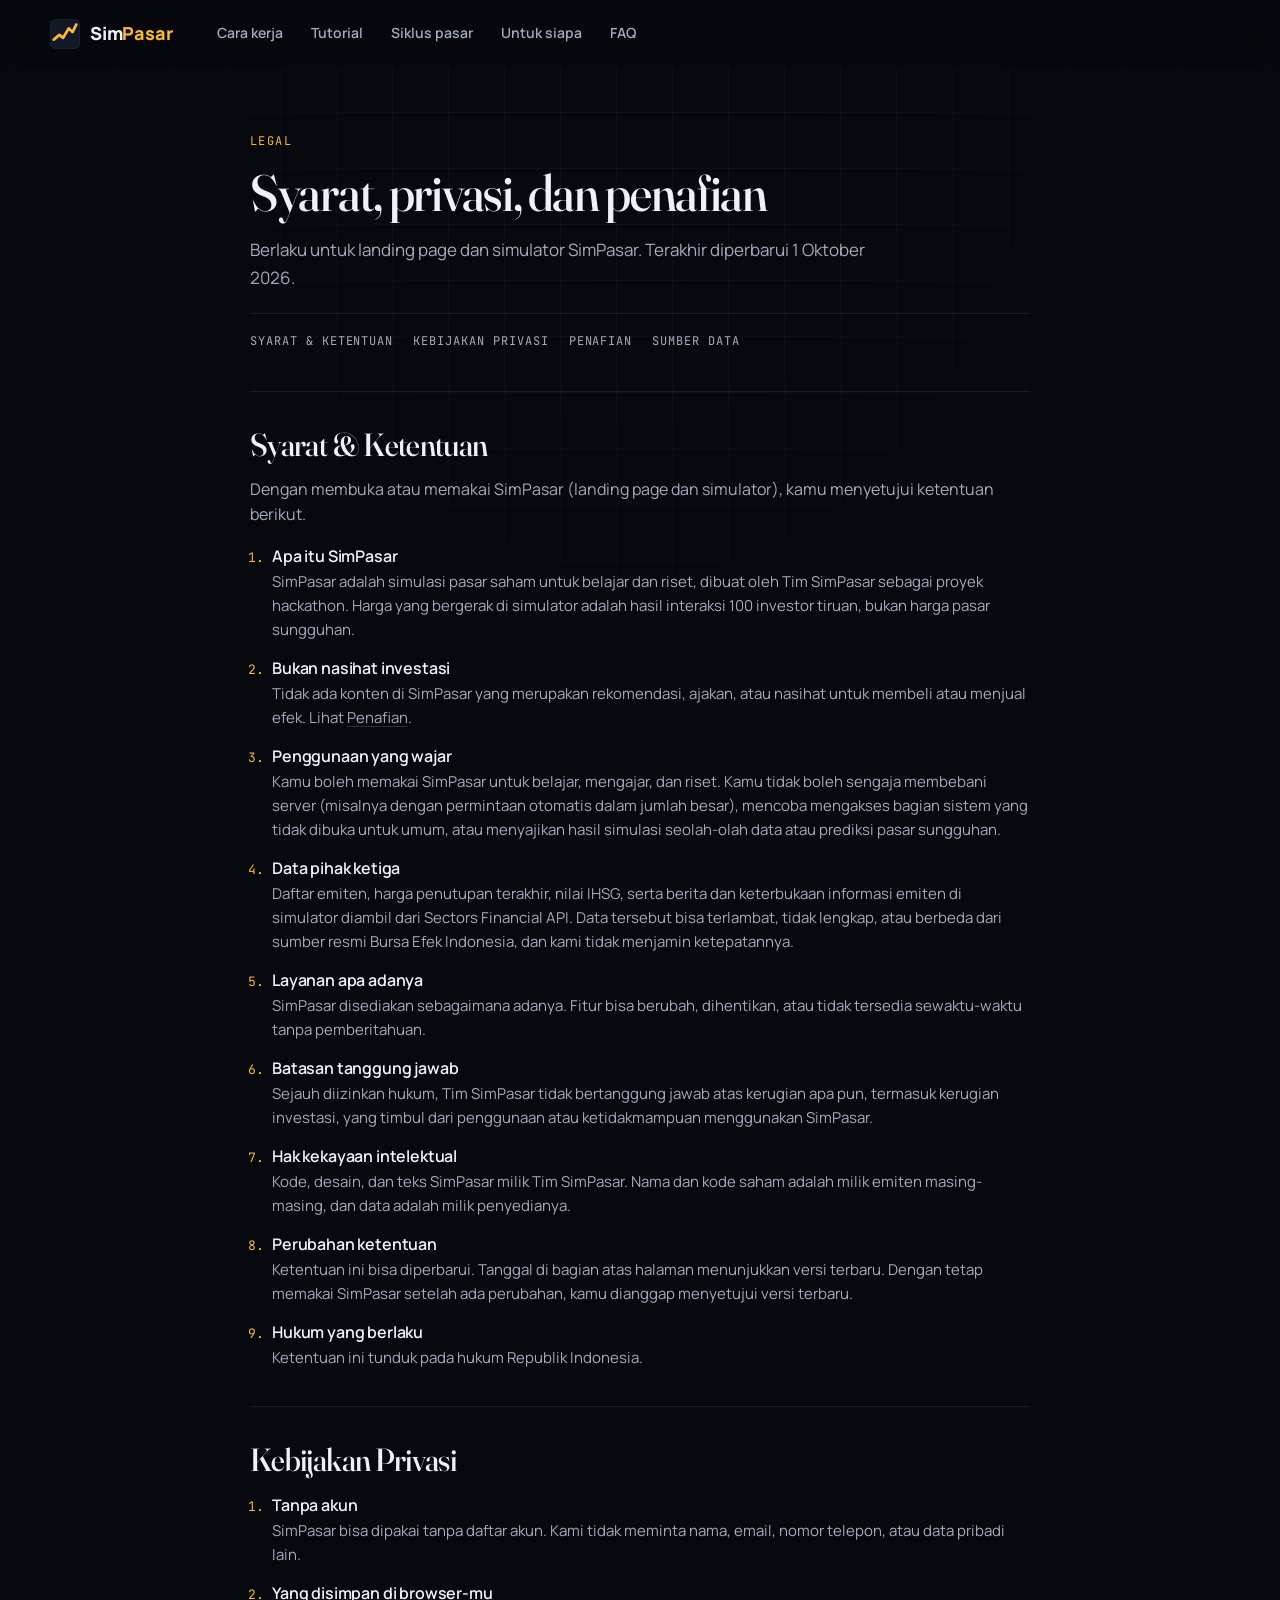
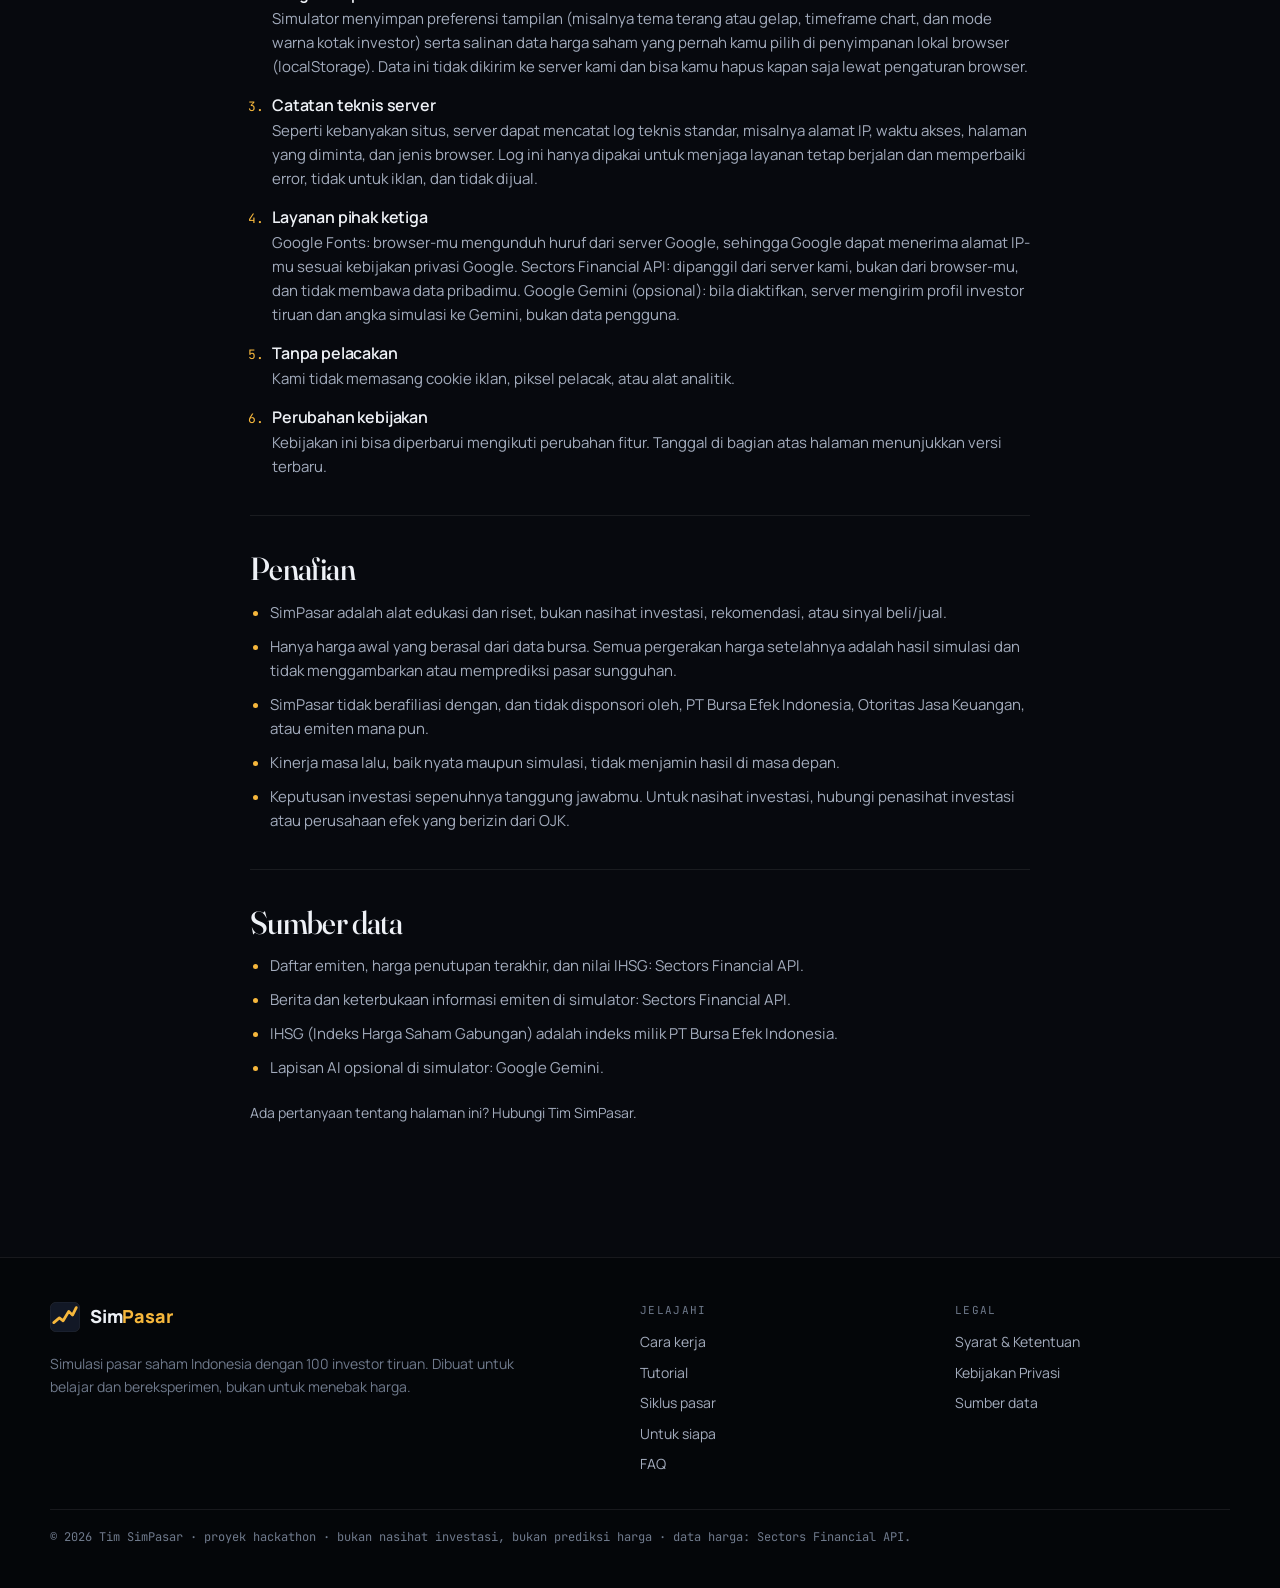
<file: landing/legal.html>
<!DOCTYPE html>
<html lang="id">
<head>
  <meta charset="UTF-8" />
  <meta name="viewport" content="width=device-width, initial-scale=1.0" />
  <title>Syarat, Privasi &amp; Penafian — SimPasar</title>
  <meta name="description" content="Syarat & Ketentuan, Kebijakan Privasi, Penafian, dan sumber data SimPasar, simulasi pasar saham Indonesia untuk belajar." />
  <link rel="icon" href="data:image/svg+xml,%3Csvg xmlns='http://www.w3.org/2000/svg' viewBox='0 0 64 64'%3E%3Crect width='64' height='64' rx='14' fill='%2307090e'/%3E%3Cpath d='M8 44 L20 34 L28 40 L40 20 L48 28 L56 12' fill='none' stroke='%23f6b73c' stroke-width='6' stroke-linecap='round' stroke-linejoin='round'/%3E%3C/svg%3E" />
  <link rel="preconnect" href="https://fonts.googleapis.com" />
  <link rel="preconnect" href="https://fonts.gstatic.com" crossorigin />
  <link href="https://fonts.googleapis.com/css2?family=Fraunces:ital,opsz,wght@0,9..144,300..900;1,9..144,300..900&family=Manrope:wght@400..800&family=JetBrains+Mono:wght@400;500;600&display=swap" rel="stylesheet" />
  <link rel="stylesheet" href="styles.css" />
</head>
<body>

<div class="bg" aria-hidden="true">
  <div class="bg-grid"></div>
</div>

<header class="nav" id="nav">
  <div class="wrap nav-inner">
    <a class="brand" href="/" aria-label="SimPasar — ke beranda">
      <svg class="brand-mark" viewBox="0 0 64 64" aria-hidden="true"><rect width="64" height="64" rx="14"/><path d="M8 44 L20 34 L28 40 L40 20 L48 28 L56 12"/></svg>
      <span>Sim<b>Pasar</b></span>
    </a>
    <nav class="nav-links" id="navLinks" aria-label="Navigasi utama">
      <a href="/#cara-kerja">Cara kerja</a>
      <a href="/#tutorial">Tutorial</a>
      <a href="/#siklus-pasar">Siklus pasar</a>
      <a href="/#untuk-siapa">Untuk siapa</a>
      <a href="/#faq">FAQ</a>
    </nav>
    <div class="nav-cta">
      <button class="nav-toggle" id="navToggle" aria-label="Buka menu" aria-expanded="false"><span></span><span></span></button>
    </div>
  </div>
</header>

<main id="top" class="legal">
  <div class="wrap legal-wrap">
    <header class="legal-head">
      <p class="num">Legal</p>
      <h1 class="legal-title">Syarat, privasi, dan penafian</h1>
      <p class="sub">Berlaku untuk landing page dan simulator SimPasar. Terakhir diperbarui 1 Oktober 2026.</p>
      <nav class="legal-toc mono" aria-label="Isi halaman">
        <a href="#syarat">Syarat &amp; Ketentuan</a>
        <a href="#privasi">Kebijakan Privasi</a>
        <a href="#penafian">Penafian</a>
        <a href="#sumber-data">Sumber data</a>
      </nav>
    </header>

    <section class="legal-sec" id="syarat" aria-labelledby="h-syarat">
      <h2 id="h-syarat">Syarat &amp; Ketentuan</h2>
      <p>Dengan membuka atau memakai SimPasar (landing page dan simulator), kamu menyetujui ketentuan berikut.</p>
      <ol class="legal-list">
        <li><h3>Apa itu SimPasar</h3><p>SimPasar adalah simulasi pasar saham untuk belajar dan riset, dibuat oleh Tim SimPasar sebagai proyek hackathon. Harga yang bergerak di simulator adalah hasil interaksi 100 investor tiruan, bukan harga pasar sungguhan.</p></li>
        <li><h3>Bukan nasihat investasi</h3><p>Tidak ada konten di SimPasar yang merupakan rekomendasi, ajakan, atau nasihat untuk membeli atau menjual efek. Lihat <a href="#penafian">Penafian</a>.</p></li>
        <li><h3>Penggunaan yang wajar</h3><p>Kamu boleh memakai SimPasar untuk belajar, mengajar, dan riset. Kamu tidak boleh sengaja membebani server (misalnya dengan permintaan otomatis dalam jumlah besar), mencoba mengakses bagian sistem yang tidak dibuka untuk umum, atau menyajikan hasil simulasi seolah-olah data atau prediksi pasar sungguhan.</p></li>
        <li><h3>Data pihak ketiga</h3><p>Daftar emiten, harga penutupan terakhir, nilai IHSG, serta berita dan keterbukaan informasi emiten di simulator diambil dari Sectors Financial API. Data tersebut bisa terlambat, tidak lengkap, atau berbeda dari sumber resmi Bursa Efek Indonesia, dan kami tidak menjamin ketepatannya.</p></li>
        <li><h3>Layanan apa adanya</h3><p>SimPasar disediakan sebagaimana adanya. Fitur bisa berubah, dihentikan, atau tidak tersedia sewaktu-waktu tanpa pemberitahuan.</p></li>
        <li><h3>Batasan tanggung jawab</h3><p>Sejauh diizinkan hukum, Tim SimPasar tidak bertanggung jawab atas kerugian apa pun, termasuk kerugian investasi, yang timbul dari penggunaan atau ketidakmampuan menggunakan SimPasar.</p></li>
        <li><h3>Hak kekayaan intelektual</h3><p>Kode, desain, dan teks SimPasar milik Tim SimPasar. Nama dan kode saham adalah milik emiten masing-masing, dan data adalah milik penyedianya.</p></li>
        <li><h3>Perubahan ketentuan</h3><p>Ketentuan ini bisa diperbarui. Tanggal di bagian atas halaman menunjukkan versi terbaru. Dengan tetap memakai SimPasar setelah ada perubahan, kamu dianggap menyetujui versi terbaru.</p></li>
        <li><h3>Hukum yang berlaku</h3><p>Ketentuan ini tunduk pada hukum Republik Indonesia.</p></li>
      </ol>
    </section>

    <section class="legal-sec" id="privasi" aria-labelledby="h-privasi">
      <h2 id="h-privasi">Kebijakan Privasi</h2>
      <ol class="legal-list">
        <li><h3>Tanpa akun</h3><p>SimPasar bisa dipakai tanpa daftar akun. Kami tidak meminta nama, email, nomor telepon, atau data pribadi lain.</p></li>
        <li><h3>Yang disimpan di browser-mu</h3><p>Simulator menyimpan preferensi tampilan (misalnya tema terang atau gelap, timeframe chart, dan mode warna kotak investor) serta salinan data harga saham yang pernah kamu pilih di penyimpanan lokal browser (localStorage). Data ini tidak dikirim ke server kami dan bisa kamu hapus kapan saja lewat pengaturan browser.</p></li>
        <li><h3>Catatan teknis server</h3><p>Seperti kebanyakan situs, server dapat mencatat log teknis standar, misalnya alamat IP, waktu akses, halaman yang diminta, dan jenis browser. Log ini hanya dipakai untuk menjaga layanan tetap berjalan dan memperbaiki error, tidak untuk iklan, dan tidak dijual.</p></li>
        <li><h3>Layanan pihak ketiga</h3><p>Google Fonts: browser-mu mengunduh huruf dari server Google, sehingga Google dapat menerima alamat IP-mu sesuai kebijakan privasi Google. Sectors Financial API: dipanggil dari server kami, bukan dari browser-mu, dan tidak membawa data pribadimu. Google Gemini (opsional): bila diaktifkan, server mengirim profil investor tiruan dan angka simulasi ke Gemini, bukan data pengguna.</p></li>
        <li><h3>Tanpa pelacakan</h3><p>Kami tidak memasang cookie iklan, piksel pelacak, atau alat analitik.</p></li>
        <li><h3>Perubahan kebijakan</h3><p>Kebijakan ini bisa diperbarui mengikuti perubahan fitur. Tanggal di bagian atas halaman menunjukkan versi terbaru.</p></li>
      </ol>
    </section>

    <section class="legal-sec" id="penafian" aria-labelledby="h-penafian">
      <h2 id="h-penafian">Penafian</h2>
      <ul class="legal-points">
        <li>SimPasar adalah alat edukasi dan riset, bukan nasihat investasi, rekomendasi, atau sinyal beli/jual.</li>
        <li>Hanya harga awal yang berasal dari data bursa. Semua pergerakan harga setelahnya adalah hasil simulasi dan tidak menggambarkan atau memprediksi pasar sungguhan.</li>
        <li>SimPasar tidak berafiliasi dengan, dan tidak disponsori oleh, PT Bursa Efek Indonesia, Otoritas Jasa Keuangan, atau emiten mana pun.</li>
        <li>Kinerja masa lalu, baik nyata maupun simulasi, tidak menjamin hasil di masa depan.</li>
        <li>Keputusan investasi sepenuhnya tanggung jawabmu. Untuk nasihat investasi, hubungi penasihat investasi atau perusahaan efek yang berizin dari OJK.</li>
      </ul>
    </section>

    <section class="legal-sec" id="sumber-data" aria-labelledby="h-sumber">
      <h2 id="h-sumber">Sumber data</h2>
      <ul class="legal-points">
        <li>Daftar emiten, harga penutupan terakhir, dan nilai IHSG: Sectors Financial API.</li>
        <li>Berita dan keterbukaan informasi emiten di simulator: Sectors Financial API.</li>
        <li>IHSG (Indeks Harga Saham Gabungan) adalah indeks milik PT Bursa Efek Indonesia.</li>
        <li>Lapisan AI opsional di simulator: Google Gemini.</li>
      </ul>
      <p class="legal-contact">Ada pertanyaan tentang halaman ini? Hubungi Tim SimPasar.</p>
    </section>
  </div>
</main>

<footer class="footer">
  <div class="wrap footer-inner">
    <div class="footer-brand">
      <a class="brand" href="/"><svg class="brand-mark" viewBox="0 0 64 64" aria-hidden="true"><rect width="64" height="64" rx="14"/><path d="M8 44 L20 34 L28 40 L40 20 L48 28 L56 12"/></svg><span>Sim<b>Pasar</b></span></a>
      <p class="footer-desc">Simulasi pasar saham Indonesia dengan 100 investor tiruan. Dibuat untuk belajar dan bereksperimen, bukan untuk menebak harga.</p>
    </div>
    <nav class="footer-col" aria-label="Jelajahi">
      <p class="footer-h mono">Jelajahi</p>
      <a href="/#cara-kerja">Cara kerja</a>
      <a href="/#tutorial">Tutorial</a>
      <a href="/#siklus-pasar">Siklus pasar</a>
      <a href="/#untuk-siapa">Untuk siapa</a>
      <a href="/#faq">FAQ</a>
    </nav>
    <nav class="footer-col" aria-label="Legal">
      <p class="footer-h mono">Legal</p>
      <a href="#syarat">Syarat &amp; Ketentuan</a>
      <a href="#privasi">Kebijakan Privasi</a>
      <a href="#sumber-data">Sumber data</a>
    </nav>
    <p class="footer-note mono">© <span id="year">2026</span> Tim SimPasar · proyek hackathon · bukan nasihat investasi, bukan prediksi harga · data harga: Sectors Financial API.</p>
  </div>
</footer>

<script src="main.js"></script>
</body>
</html>
</file>
<file: landing/styles.css>
/* =====================================================================
   SimPasar — landing page stylesheet
   Tema: "research terminal" — gelap, hangat, dengan aksen amber (rumor/bubble),
   hijau (beli), merah (jual/crash), biru/violet/oranye (tipe agen).
   ===================================================================== */

:root {
  --bg: #07090e;
  --bg-2: #0b0f17;
  --surface: #10161f;
  --surface-2: #151c27;
  --line: rgba(255, 255, 255, 0.08);
  --line-2: rgba(255, 255, 255, 0.16);
  --text: #eef1f6;
  --muted: #a3acbd;
  --dim: #6f7a8c;

  --amber: #f6b73c;
  --amber-2: #ffd27a;
  --green: #3ddc97;
  --red: #ff6b61;
  --blue: #6ea8ff;
  --violet: #b98cff;
  --orange: #ff9f43;
  --profit: #16553a;             /* hijau tua = sedang untung (grid investor) */
  --loss: #661a17;               /* merah tua = sedang rugi */
  --chart-bg: #0c1119;
  --cy-off: #3b414c;              /* opak: sambungan antar-fase tidak berbintik */
  --cy-ref: rgba(110, 168, 255, 0.5);

  --font-display: "Fraunces", "Iowan Old Style", Georgia, serif;
  --font-body: "Manrope", system-ui, -apple-system, "Segoe UI", sans-serif;
  --font-mono: "JetBrains Mono", ui-monospace, SFMono-Regular, Menlo, Consolas, monospace;

  --radius: 18px;
  --radius-sm: 10px;
  --max: 1180px;
  --nav-h: 68px;
  --ease: cubic-bezier(0.2, 0.7, 0.2, 1);
}

*, *::before, *::after { box-sizing: border-box; }
html { scroll-behavior: smooth; scroll-padding-top: calc(var(--nav-h) + 16px); }
body {
  margin: 0;
  background: var(--bg);
  color: var(--text);
  font-family: var(--font-body);
  font-size: 16px;
  line-height: 1.6;
  -webkit-font-smoothing: antialiased;
  overflow-x: hidden;
}
img, svg, canvas { max-width: 100%; display: block; }
a { color: inherit; text-decoration: none; }
button { font: inherit; color: inherit; }
::selection { background: rgba(246, 183, 60, 0.35); }

.mono { font-family: var(--font-mono); font-feature-settings: "tnum" 1; }
.wrap { width: min(var(--max), calc(100% - 40px)); margin: 0 auto; }

.c-red { color: var(--red); }
.c-green { color: var(--green); }
.c-amber { color: var(--amber); }
.c-blue { color: var(--blue); }
.c-violet { color: var(--violet); }
.c-orange { color: var(--orange); }

/* ---------- background ---------- */
.bg { position: fixed; inset: 0; z-index: -1; overflow: hidden; pointer-events: none; }
.bg-grid {
  position: absolute; inset: 0;
  background-image:
    linear-gradient(rgba(255, 255, 255, 0.035) 1px, transparent 1px),
    linear-gradient(90deg, rgba(255, 255, 255, 0.035) 1px, transparent 1px);
  background-size: 56px 56px;
  mask-image: radial-gradient(ellipse at 50% 0%, #000 20%, transparent 70%);
  -webkit-mask-image: radial-gradient(ellipse at 50% 0%, #000 20%, transparent 70%);
}

/* ---------- buttons / tags / chips ---------- */
.btn {
  display: inline-flex; align-items: center; justify-content: center; gap: 8px;
  padding: 12px 20px; border-radius: 999px; border: 1px solid transparent;
  font-weight: 700; font-size: 15px; line-height: 1; cursor: pointer; white-space: nowrap;
  transition: background 0.2s, border-color 0.2s;
}
.btn-lg { padding: 15px 26px; font-size: 16px; }
.btn-small { padding: 9px 14px; font-size: 13px; }
.btn-amber { background: var(--amber); color: #1a1200; }
.btn-amber:hover { background: var(--amber-2); }
.btn-red { background: var(--red); color: #1a0505; }
.btn-red:hover { background: #ff8a82; }
.btn-ghost { background: rgba(255, 255, 255, 0.04); border-color: var(--line-2); color: var(--text); }
.btn-ghost:hover { background: rgba(255, 255, 255, 0.08); }

.tag { display: inline-block; font-family: var(--font-mono); font-size: 12px; font-weight: 500; letter-spacing: 0.12em; text-transform: uppercase; }
.tag-red { color: var(--red); }
.tag-green { color: var(--green); }

.chip {
  display: inline-flex; align-items: center; gap: 6px; padding: 9px 14px; border-radius: 999px;
  background: var(--surface); border: 1px solid var(--line); font-size: 14px; color: var(--text);
}

/* ---------- nav ---------- */
.nav {
  position: sticky; top: 0; z-index: 50; height: var(--nav-h);
  backdrop-filter: blur(14px); -webkit-backdrop-filter: blur(14px);
  background: rgba(7, 9, 14, 0.55); border-bottom: 1px solid transparent;
  transition: border-color 0.3s, background 0.3s;
}
.nav.scrolled { border-color: var(--line); background: rgba(7, 9, 14, 0.85); }
.nav-inner { height: 100%; display: flex; align-items: center; gap: 24px; }
.brand { white-space: nowrap; display: inline-flex; align-items: center; gap: 10px; font-weight: 800; font-size: 18px; letter-spacing: -0.01em; }
.brand b { color: var(--amber); font-weight: 800; }
.brand-mark { width: 30px; height: 30px; }
.brand-mark rect { fill: #121826; stroke: var(--line-2); }
.brand-mark path { fill: none; stroke: var(--amber); stroke-width: 6; stroke-linecap: round; stroke-linejoin: round; }
.nav-links { display: flex; gap: 4px; margin-left: 8px; }
.nav-links a {
  white-space: nowrap; padding: 8px 12px; border-radius: 8px; font-size: 14px; color: var(--muted); font-weight: 600;
  transition: color 0.2s, background 0.2s;
}
.nav-links a:hover, .nav-links a.active { color: var(--text); background: rgba(255, 255, 255, 0.05); }
.nav-cta { margin-left: auto; display: flex; align-items: center; gap: 8px; }
.nav-toggle {
  display: none; width: 40px; height: 40px; border-radius: 10px; border: 1px solid var(--line-2);
  background: transparent; cursor: pointer; position: relative;
}
.nav-toggle span { position: absolute; left: 11px; right: 11px; height: 2px; background: var(--text); transition: transform 0.25s, top 0.25s; }
.nav-toggle span:first-child { top: 14px; }
.nav-toggle span:last-child { top: 24px; }
.nav.open .nav-toggle span:first-child { top: 19px; transform: rotate(45deg); }
.nav.open .nav-toggle span:last-child { top: 19px; transform: rotate(-45deg); }

/* ---------- hero ---------- */
.hero { padding: 64px 0 40px; position: relative; }
.hero-grid { display: grid; grid-template-columns: 1.02fr 1fr; gap: 48px; align-items: center; }
.eyebrow {
  margin: 0 0 20px; font-family: var(--font-mono); font-size: 12px; letter-spacing: 0.12em; text-transform: uppercase; color: var(--amber);
}

h1 {
  margin: 0 0 22px;
  font-family: var(--font-display); font-weight: 500; font-variation-settings: "opsz" 144;
  font-size: clamp(2.6rem, 5.4vw, 4.6rem); line-height: 1.02; letter-spacing: -0.025em;
}
.lede { font-size: 18px; color: var(--muted); max-width: 56ch; margin: 0 0 28px; }
.lede strong { color: var(--text); font-weight: 700; }
.lede em { color: var(--text); font-style: italic; }
.hero-actions { display: flex; flex-wrap: wrap; gap: 12px; }
.hero-facts {
  display: grid; grid-template-columns: repeat(2, 1fr); gap: 14px 28px; margin: 36px 0 0; padding: 22px 0 0;
  border-top: 1px solid var(--line);
}
.hero-facts dt { font-size: 12px; color: var(--dim); text-transform: uppercase; letter-spacing: 0.08em; font-family: var(--font-mono); }
.hero-facts dd { margin: 4px 0 0; font-weight: 500; font-size: 15px; }

/* pil IHSG real-time (diisi main.js dari /api/ihsg) */
.ihsg-pill {
  display: inline-flex; flex-wrap: wrap; align-items: center; gap: 6px 10px; max-width: 100%;
  margin-top: 14px; padding: 8px 14px; border-radius: 8px; font-size: 12px; color: var(--muted);
  background: rgba(255, 255, 255, 0.03); border: 1px solid var(--line);
}
.ihsg-pill[hidden] { display: none; }
.ihsg-pill .dot { width: 8px; height: 8px; border-radius: 50%; background: var(--green); flex-shrink: 0; }
.ihsg-pill strong { color: var(--text); font-weight: 600; }
#ihsg-change { font-weight: 600; }
#ihsg-date { flex-basis: 100%; color: var(--dim); font-size: 11px; }

/* ---------- live sim panel ---------- */
.sim {
  background: linear-gradient(180deg, rgba(255, 255, 255, 0.03), rgba(255, 255, 255, 0)) , var(--surface);
  border: 1px solid var(--line-2); border-radius: var(--radius); overflow: hidden;
  box-shadow: 0 40px 100px -40px rgba(0, 0, 0, 0.9), 0 0 0 1px rgba(0, 0, 0, 0.4);
}
.sim-bar { display: flex; align-items: center; gap: 12px; padding: 12px 14px; border-bottom: 1px solid var(--line); background: rgba(0, 0, 0, 0.25); }
.sim-title { flex: 1 1 auto; min-width: 0; font-size: 11px; color: var(--dim); overflow: hidden; text-overflow: ellipsis; white-space: nowrap; }
.sim-badge {
  white-space: nowrap; flex-shrink: 0; min-width: calc(13ch + 22px); text-align: center;
  margin-left: 8px; padding: 4px 10px; border-radius: 999px; font-family: var(--font-mono); font-size: 11px; font-weight: 600; letter-spacing: 0.04em;
  border: 1px solid; transition: all 0.3s;
}
.sim-badge[data-status="normal"] { color: var(--green); border-color: rgba(61, 220, 151, 0.45); background: rgba(61, 220, 151, 0.08); }
.sim-badge[data-status="bubble"] { color: var(--amber); border-color: rgba(246, 183, 60, 0.5); background: rgba(246, 183, 60, 0.1); }
.sim-badge[data-status="crash"] { color: var(--red); border-color: rgba(255, 107, 97, 0.5); background: rgba(255, 107, 97, 0.1); }

.sim-head { display: grid; grid-template-columns: auto auto auto minmax(120px, 1fr); gap: 14px; padding: 14px 16px 6px; align-items: end; }
.sim-kpi { display: flex; flex-direction: column; gap: 2px; min-width: 0; }
.sim-label { white-space: nowrap; font-size: 11px; color: var(--dim); text-transform: uppercase; letter-spacing: 0.06em; font-family: var(--font-mono); }
.sim-price { font-size: 30px; font-weight: 600; line-height: 1; transition: color 0.2s; }
.sim-dev { font-size: 16px; font-weight: 600; padding-bottom: 3px; }
#simTick { font-size: 16px; padding-bottom: 3px; white-space: nowrap; }
#simDay { color: var(--muted); }
.sim-kpi-sent { min-width: 120px; }
.sim-sent { position: relative; display: block; height: 6px; border-radius: 3px; background: #1b2230; overflow: hidden; margin-bottom: 8px; }
.sim-sent i { position: absolute; top: 0; bottom: 0; left: 50%; width: 0; background: var(--amber); border-radius: 3px; transition: width 0.15s, background 0.15s; }
.sim-sent::after { content: ""; position: absolute; left: 50%; top: -2px; bottom: -2px; width: 1px; background: var(--line-2); }

.sim-chart-wrap { padding: 6px 8px 0; height: 262px; }
.sim-chart { display: block; width: 100%; height: 100%; border-radius: 8px; border: 1px solid var(--line); background: #0c1119; }
.sim-tf { margin-left: auto; display: inline-flex; gap: 2px; padding: 2px; border-radius: 6px; background: rgba(255, 255, 255, 0.04); border: 1px solid var(--line); flex-shrink: 0; }
.sim-tf button { padding: 2px 7px; border: 0; border-radius: 4px; background: transparent; color: var(--dim); font: 600 10px var(--font-mono); line-height: 1.4; cursor: pointer; transition: color 0.15s, background 0.15s; }
.sim-tf button:hover { color: var(--text); }
.sim-tf button.active { color: var(--amber); background: rgba(246, 183, 60, 0.14); }

.sim-lower { display: grid; grid-template-columns: 160px 1fr; gap: 16px; padding: 12px 16px; border-top: 1px solid var(--line); }
.sim-grid-wrap { display: flex; flex-direction: column; gap: 8px; }
#simGrid { width: 160px; height: 160px; border-radius: 6px; border: 1px solid var(--line); image-rendering: pixelated; }
.sim-legend { display: flex; flex-wrap: wrap; gap: 4px 8px; font-size: 10px; color: var(--dim); }
.sim-legend span { display: inline-flex; align-items: center; gap: 5px; }
.sw { display: inline-block; width: 8px; height: 8px; border-radius: 2px; }
.sw-o { background: transparent; border: 1.5px solid; }
.sim-stats { display: flex; flex-direction: column; gap: 6px; font-size: 13px; min-width: 0; }
.stat { display: flex; justify-content: space-between; gap: 12px; padding-bottom: 6px; border-bottom: 1px dashed var(--line); }
.stat span { color: var(--muted); }
.stat b { font-weight: 600; white-space: nowrap; }
/* min-width: 0 → baris log yang panjang (nowrap) tidak memaksa panel melebar */
.sim-log { list-style: none; margin: 4px 0 0; padding: 0; font-size: 11px; color: var(--dim); display: flex; flex-direction: column; gap: 3px; min-height: 48px; min-width: 0; }
.sim-log li { white-space: nowrap; overflow: hidden; text-overflow: ellipsis; }
.sim-log li:first-child { color: var(--muted); }
.sim-log li b { font-weight: 600; }

.sim-controls { display: flex; flex-wrap: wrap; align-items: end; gap: 10px; padding: 12px 16px 16px; border-top: 1px solid var(--line); background: rgba(0, 0, 0, 0.2); }
.sel-wrap { display: flex; flex-direction: column; gap: 4px; }
.sel {
  appearance: none; -webkit-appearance: none; padding: 8px 30px 8px 10px; border-radius: 8px; font-size: 12px; cursor: pointer;
  background: var(--surface-2) url("data:image/svg+xml,%3Csvg xmlns='http://www.w3.org/2000/svg' width='10' height='6' viewBox='0 0 10 6'%3E%3Cpath d='M1 1l4 4 4-4' fill='none' stroke='%23a3acbd' stroke-width='1.5'/%3E%3C/svg%3E") no-repeat right 10px center;
  color: var(--text); border: 1px solid var(--line-2);
}
.sim-controls-right { margin-left: auto; display: flex; gap: 6px; }

/* ---------- ticker ---------- */
.ticker { margin: 28px 0 0; border-top: 1px solid var(--line); border-bottom: 1px solid var(--line); overflow: hidden; background: rgba(255, 255, 255, 0.015); }
.ticker-track { display: flex; width: max-content; animation: ticker 48s linear infinite; }
.ticker-track span { padding: 12px 28px; font-size: 12px; color: var(--muted); text-transform: uppercase; letter-spacing: 0.08em; white-space: nowrap; position: relative; }
.ticker-track span::before { content: "◆"; color: var(--amber); margin-right: 14px; font-size: 8px; vertical-align: 1px; }
@keyframes ticker { from { transform: translateX(0); } to { transform: translateX(-50%); } }
.ticker:hover .ticker-track { animation-play-state: paused; }

/* ---------- sections ---------- */
.section { padding: 104px 0; position: relative; }
.section-alt { background: linear-gradient(180deg, transparent, rgba(255, 255, 255, 0.018) 20%, rgba(255, 255, 255, 0.018) 80%, transparent); }
.section-head { max-width: 820px; margin-bottom: 52px; }
.num { margin: 0 0 14px; font-family: var(--font-mono); font-size: 12px; letter-spacing: 0.12em; text-transform: uppercase; color: var(--amber); }
h2 {
  margin: 0 0 18px; font-family: var(--font-display); font-weight: 500; font-variation-settings: "opsz" 144;
  font-size: clamp(2rem, 3.6vw, 3.1rem); line-height: 1.08; letter-spacing: -0.02em;
}
h3 { margin: 0 0 10px; font-size: 20px; font-weight: 800; letter-spacing: -0.01em; line-height: 1.25; }
h4 { margin: 0 0 8px; font-size: 16px; font-weight: 800; }
.sub { margin: 0; font-size: 17px; color: var(--muted); max-width: 66ch; }
.sub strong { color: var(--text); }
.sub em { color: var(--text); }
p { margin: 0; }
.section p + p { margin-top: 10px; }

/* ---------- cards ---------- */
.cards-3 { display: grid; grid-template-columns: repeat(3, 1fr); gap: 18px; }
.card {
  position: relative; padding: 26px 26px 28px; border-radius: var(--radius); background: var(--surface); border: 1px solid var(--line);
  transition: border-color 0.2s; overflow: hidden;
}
.card:hover { border-color: var(--line-2); }
.card p { color: var(--muted); font-size: 15px; }
.card p strong { color: var(--text); }
.card p em { color: var(--text); }
.formula { display: inline-block; margin-top: 16px; padding: 8px 12px; border-radius: 8px; background: rgba(246, 183, 60, 0.08); border: 1px solid rgba(246, 183, 60, 0.25); color: var(--amber-2); font-size: 13px; }

.not-but { display: grid; grid-template-columns: 1fr 1fr; gap: 18px; margin-top: 18px; }
.not, .but { padding: 24px 26px; border-radius: var(--radius); border: 1px solid var(--line); background: var(--surface); }
.but { border-color: rgba(61, 220, 151, 0.25); }
.not { border-color: rgba(255, 107, 97, 0.2); }
.not ul, .but ul { margin: 14px 0 0; padding: 0; list-style: none; display: grid; gap: 8px; color: var(--muted); font-size: 15px; }
.not li, .but li { display: flex; gap: 10px; }
.not li::before { content: "✕"; color: var(--red); font-weight: 800; flex: none; }
.but li::before { content: "✓"; color: var(--green); font-weight: 800; flex: none; }
.but li em { color: var(--text); }

/* ---------- cara pakai: 3 langkah ---------- */
.steps { list-style: none; margin: 0; padding: 0; display: grid; grid-template-columns: repeat(3, 1fr); gap: 18px; }
.step {
  position: relative; display: flex; flex-direction: column; gap: 14px; padding: 26px 26px 24px; min-width: 0;
  border-radius: var(--radius); background: var(--surface); border: 1px solid var(--line);
  transition: border-color 0.2s;
}
.step:hover { border-color: var(--line-2); }
.step:not(:last-child)::after {
  content: "→"; position: absolute; right: -17px; top: 34px; width: 16px; text-align: center;
  color: var(--dim); font-size: 18px; line-height: 1; pointer-events: none;
}
.step-head { display: flex; align-items: center; gap: 14px; }
.step-head h3 { margin: 0; font-size: 21px; }
.step-n {
  display: grid; place-items: center; width: 36px; height: 36px; border-radius: 10px; flex-shrink: 0;
  border: 1px solid rgba(246, 183, 60, 0.45); color: var(--amber); font-weight: 600; font-size: 15px;
}
.step > p { color: var(--muted); font-size: 15px; }
/* nama tombol di dalam kalimat: tampil seperti tombol kecil, tidak tebal */
.ui {
  display: inline-block; padding: 0 7px; border-radius: 6px; border: 1px solid var(--line-2); background: var(--surface-2);
  color: var(--text); font-size: 0.92em; line-height: 1.55; white-space: nowrap;
}
.steps-cta { margin-top: 34px; display: flex; flex-wrap: wrap; align-items: center; gap: 12px 20px; }
.steps-note { color: var(--dim); font-size: 14px; }

/* Mock UI kecil di kartu langkah (ilustrasi statis, aria-hidden) */
.mock {
  margin-top: auto; display: flex; flex-direction: column; gap: 8px; padding: 12px; font-size: 12px;
  border-radius: 12px; border: 1px solid var(--line); background: var(--chart-bg);
}
.mock-input {
  display: flex; align-items: center; gap: 8px; padding: 9px 12px; border-radius: 8px; font-size: 13px; color: var(--text);
  background: var(--surface-2); border: 1px solid rgba(246, 183, 60, 0.45); box-shadow: 0 0 0 3px rgba(246, 183, 60, 0.08);
}
.mock-icon { color: var(--amber); font-size: 15px; line-height: 1; }
.mock-caret { width: 1.5px; height: 14px; background: var(--amber); animation: blink 1s steps(1) infinite; }
@keyframes blink { 50% { opacity: 0; } }
.mock-results { display: flex; flex-direction: column; gap: 4px; }
.mock-row { display: grid; grid-template-columns: 44px 1fr auto; align-items: center; gap: 10px; padding: 7px 10px; border-radius: 8px; color: var(--muted); border: 1px solid transparent; }
.mock-row b { font-weight: 600; color: var(--text); font-size: 12px; }
.mock-row span { overflow: hidden; text-overflow: ellipsis; white-space: nowrap; }
.mock-row-hl { background: rgba(246, 183, 60, 0.1); border-color: rgba(246, 183, 60, 0.3); color: var(--text); }
.mock-chip { font-style: normal; font-size: 10px; padding: 2px 7px; border-radius: 999px; white-space: nowrap; background: rgba(110, 168, 255, 0.12); color: var(--blue); border: 1px solid rgba(110, 168, 255, 0.3); }
.mock-foot { font-size: 10px; color: var(--dim); text-transform: uppercase; letter-spacing: 0.06em; }

.mock-btns { display: flex; flex-wrap: wrap; gap: 8px; }
.mock-btn { padding: 8px 12px; border-radius: 999px; font-weight: 700; font-size: 12px; line-height: 1; }
.mock-btn-amber { background: var(--amber); color: #1a1200; }
.mock-btn-red { background: var(--red); color: #1a0505; }
.mock-slider { display: grid; grid-template-columns: 1fr auto; gap: 6px 10px; align-items: center; margin-top: 4px; color: var(--muted); font-size: 11px; }
.mock-slider b { color: var(--text); font-weight: 600; }
.mock-slider .track { grid-column: 1 / -1; position: relative; height: 6px; border-radius: 3px; background: #1b2230; }
.mock-slider .track i { position: absolute; left: 0; top: 0; bottom: 0; border-radius: 3px; background: var(--muted); }
.mock-slider .track em { position: absolute; top: 50%; width: 14px; height: 14px; border-radius: 50%; background: #fff; transform: translate(-50%, -50%); box-shadow: 0 2px 6px rgba(0, 0, 0, 0.6); }

.mock-chart-top { display: flex; flex-wrap: wrap; justify-content: space-between; align-items: center; gap: 6px 8px; font-size: 11px; color: var(--muted); }
.mock-sym { display: inline-flex; align-items: center; gap: 6px; color: var(--text); font-weight: 600; }
.mock-tf { display: inline-flex; gap: 2px; padding: 2px; border-radius: 6px; background: rgba(255, 255, 255, 0.04); border: 1px solid var(--line); }
.mock-tf span { padding: 1px 6px; border-radius: 4px; font-size: 10px; font-weight: 600; color: var(--dim); }
.mock-tf span.on { color: var(--amber); background: rgba(246, 183, 60, 0.14); }
.mock-clock { color: var(--dim); white-space: nowrap; }
.mock-chart-body { display: grid; grid-template-columns: 1fr 72px; gap: 10px; align-items: stretch; }
.mock-candles { width: 100%; height: 96px; border-radius: 8px; background: var(--surface-2); border: 1px solid var(--line); }
.mock-grid { display: grid; grid-template-columns: repeat(5, 1fr); gap: 3px; align-content: stretch; }
.mock-grid i, .mock-key i { display: block; border-radius: 2px; background: #1b2230; border: 1px solid var(--line); }
.mock-grid i.g, .mock-key i.g { background: var(--green); }
.mock-grid i.dg, .mock-key i.dg { background: var(--profit); }
.mock-grid i.r, .mock-key i.r { background: var(--red); }
.mock-grid i.p, .mock-key i.p { background: var(--loss); }
.mock-key { display: flex; flex-wrap: wrap; gap: 4px 12px; font-size: 10px; color: var(--dim); }
.mock-key span { display: inline-flex; align-items: center; gap: 5px; }
.mock-key i { width: 8px; height: 8px; }

/* ---------- untuk siapa ---------- */
.audience { list-style: none; margin: 0 0 18px; padding: 0; display: grid; grid-template-columns: repeat(4, 1fr); gap: 18px; }
.audience li {
  display: flex; align-items: center; gap: 14px; padding: 16px 18px; border-radius: var(--radius);
  background: var(--surface); border: 1px solid var(--line); font-size: 16px; line-height: 1.35; color: var(--text);
}
.aud-ic { flex: none; display: grid; place-items: center; width: 56px; height: 56px; border-radius: 12px; background: var(--chart-bg); border: 1px solid var(--line); }
.aud-ic svg { width: 36px; height: 36px; overflow: visible; }
.a-l { fill: none; stroke: var(--muted); stroke-width: 1.6; stroke-linecap: round; stroke-linejoin: round; }
.a-dim { stroke: var(--dim); }
.a-acc { fill: none; stroke: var(--amber); stroke-width: 1.8; stroke-linecap: round; stroke-linejoin: round; }
circle.a-acc { fill: var(--amber); stroke: none; }

/* ---------- matrix ---------- */
.matrix-wrap { overflow-x: auto; padding-bottom: 6px; }
.matrix { display: grid; grid-template-columns: 200px repeat(3, minmax(220px, 1fr)); gap: 8px; min-width: 880px; }
.mx-corner { position: relative; padding: 12px; }
.mx-axis { position: absolute; font-family: var(--font-mono); font-size: 11px; color: var(--dim); text-transform: uppercase; letter-spacing: 0.08em; }
.mx-axis-x { right: 12px; top: 12px; }
.mx-axis-y { left: 12px; bottom: 12px; }
.mx-head, .mx-rowhead { padding: 16px 18px; border-radius: 12px; background: var(--surface-2); border: 1px solid var(--line); transition: border-color 0.2s, background 0.2s; }
.mx-head { display: flex; align-items: center; min-height: 64px; }
.mx-head b, .mx-rowhead b { display: block; font-size: 17px; }
.mx-rowhead b { color: var(--text); }
.mx-rowhead .mx-when { margin-top: 6px; font-size: 13.5px; line-height: 1.45; color: var(--muted); }
.mx-k { display: block; margin-bottom: 2px; font-family: var(--font-mono); font-size: 11px; letter-spacing: 0.08em; text-transform: uppercase; }
.mx-k-up { color: var(--green); }
.mx-k-down { color: var(--red); }
.mx-tag { display: inline-block; margin-bottom: 8px; padding: 2px 8px; border-radius: 6px; border: 1px solid; font-style: normal; font-size: 12px; font-weight: 500; line-height: 1.5; }
.mx-tag-green { color: var(--green); border-color: rgba(61, 220, 151, 0.35); background: rgba(61, 220, 151, 0.08); }
.mx-tag-red { color: var(--red); border-color: rgba(255, 107, 97, 0.35); background: rgba(255, 107, 97, 0.08); }
.mx-tag-amber { color: var(--amber); border-color: rgba(246, 183, 60, 0.35); background: rgba(246, 183, 60, 0.08); }
.mx-board { display: grid; gap: 14px; }
.mx-board p + p { margin-top: 0; }
.mx-board[data-pos="untung"] [data-when="rugi"], .mx-board[data-pos="rugi"] [data-when="untung"] { display: none; }
.mx-bar { display: flex; flex-wrap: wrap; align-items: center; gap: 10px 16px; }
.mx-bar-k { font-size: 11px; letter-spacing: 0.12em; text-transform: uppercase; color: var(--dim); }
.mx-bar-n { font-size: 12px; color: var(--dim); }
.seg { display: inline-flex; gap: 3px; padding: 3px; border-radius: 10px; background: var(--chart-bg); border: 1px solid var(--line); }
.seg-btn { padding: 7px 18px; border-radius: 7px; border: 1px solid transparent; background: transparent; color: var(--muted); font-size: 14px; font-weight: 600; line-height: 1.2; cursor: pointer; transition: color 0.2s, background 0.2s, border-color 0.2s; }
.seg-btn:hover { color: var(--text); }
.seg-btn.is-on { background: var(--surface-2); border-color: var(--line-2); color: var(--text); }
.seg-btn:focus-visible { outline: 2px solid var(--amber); outline-offset: 1px; }
.mx-ctx { padding: 12px 16px; border-radius: 12px; background: var(--surface-2); border: 1px solid var(--line); color: var(--text); font-size: 15px; }
.mx-cell { padding: 16px 18px; border-radius: 12px; background: var(--surface); border: 1px solid var(--line); transition: border-color 0.2s, background 0.2s, transform 0.2s var(--ease); }
.mx-cell p { font-size: 14px; color: var(--muted); line-height: 1.5; }
.mx-cell.hl, .mx-head.hl, .mx-rowhead.hl { border-color: rgba(246, 183, 60, 0.35); background: rgba(246, 183, 60, 0.05); }
.mx-cell.hl-strong { border-color: var(--amber); background: rgba(246, 183, 60, 0.12); transform: translateY(-2px); }
.mx-cell.hl-strong p { color: var(--text); }

/* ---------- 01 cara kerja: grafik mini per sifat orang ---------- */
.trait-card { padding: 24px 24px 22px; }
.trait-card h3 { margin-bottom: 18px; }
.traits { list-style: none; margin: 0; padding: 0; display: grid; gap: 16px; }
.trait { display: grid; grid-template-columns: 128px minmax(0, 1fr); gap: 14px; align-items: start; }
.trait + .trait { padding-top: 16px; border-top: 1px solid var(--line); }
.trait h4 { margin: 0 0 3px; font-size: 15px; font-weight: 600; line-height: 1.35; color: var(--text); }
.card .trait p { font-size: 14.5px; line-height: 1.5; }

/* Sifat saat untung + saat rugi dalam satu kartu (grafik bercabang dari titik beli) */
.psych-card { padding: 24px 24px 22px; }
.psych-head, .psych { display: grid; grid-template-columns: 148px minmax(0, 1fr) minmax(0, 1fr); column-gap: 22px; }
.psych-head { align-items: end; margin-bottom: 18px; }
.psych-col { display: flex; align-items: center; gap: 9px; margin: 0; }
.zone { flex: none; width: 12px; height: 12px; border-radius: 3px; border: 1px solid; }
.zone-up { background: rgba(61, 220, 151, 0.16); border-color: rgba(61, 220, 151, 0.6); }
.zone-down { background: rgba(255, 107, 97, 0.16); border-color: rgba(255, 107, 97, 0.6); }
.psych-rows { list-style: none; margin: 0; padding: 0; display: grid; gap: 16px; }
.psych + .psych { padding-top: 16px; border-top: 1px solid var(--line); }
.psych-name { margin: 0; font-size: 15px; font-weight: 600; line-height: 1.35; color: var(--text); }
.fork { grid-column: 1 / -1; display: block; width: 100%; height: 88px; margin-top: 12px; overflow: hidden; border-radius: 8px; background: var(--chart-bg); border: 1px solid var(--line); }
.fork path { vector-effect: non-scaling-stroke; }
.z-up { fill: rgba(61, 220, 151, 0.07); }
.z-down { fill: rgba(255, 107, 97, 0.07); }
.card .psych p { font-size: 14.5px; line-height: 1.5; }
.section .psych p + p { margin-top: 0; }
/* label per sel: hanya terbaca pembaca layar di desktop, tampil di layar sempit */
.psych-lbl { position: absolute; width: 1px; height: 1px; overflow: hidden; clip: rect(0 0 0 0); white-space: nowrap; }

@media (min-width: 961px) {
  #cara-kerja .cards-3 { grid-template-columns: 1fr 2fr; }
  .trait-card, .psych-card { display: grid; grid-row: span 4; grid-template-rows: subgrid; row-gap: 0; }
  .trait-card .traits, .psych-card .psych-rows { grid-row: span 3; grid-template-rows: subgrid; row-gap: 16px; }
  .psych-head { margin-bottom: 18px; }
}
@media (max-width: 600px) {
  .psych-head { display: none; }
  .psych { grid-template-columns: 1fr; row-gap: 10px; }
  .fork { height: 80px; margin-top: 4px; }
  .card .psych p { padding-top: 0; }
  .psych-lbl {
    position: static; width: auto; height: auto; overflow: visible; clip: auto;
    display: block; margin-bottom: 2px; font-family: var(--font-mono); font-size: 11px; letter-spacing: 0.08em; text-transform: uppercase;
  }
  .psych-up .psych-lbl { color: var(--green); }
  .psych-down .psych-lbl { color: var(--red); }
}
.person { display: block; width: 128px; height: auto; aspect-ratio: 120 / 96; border-radius: 10px; background: var(--chart-bg); border: 1px solid var(--line); }
.p-leg { fill: none; stroke: #3a4352; stroke-width: 5; stroke-linecap: round; }
.p-shoe { fill: none; stroke: #232a37; stroke-width: 3.4; stroke-linecap: round; }
.p-arm { fill: none; stroke-width: 4.4; stroke-linecap: round; stroke-linejoin: round; }
.p-neck { stroke: #b48660; stroke-width: 3.2; stroke-linecap: round; }
.p-hand { fill: #c99b77; }
.p-mouth { fill: none; stroke: #6b4630; stroke-width: 1.2; stroke-linecap: round; }
.p-handle { stroke: var(--muted); stroke-width: 2.6; stroke-linecap: round; }
.p-stand { fill: none; stroke: var(--line-2); stroke-width: 2; stroke-linecap: round; }
.p-head { fill: #c99b77; }
.p-hair { fill: #1d222c; }
.p-eye { fill: #1b1f27; }
.p-shadow { fill: rgba(0, 0, 0, 0.35); }
.p-body { stroke-width: 1.6; stroke-linejoin: round; }
.person--f .p-body { fill: #1f3352; stroke: var(--blue); }
.person--c .p-body { fill: #2f2550; stroke: var(--violet); }
.person--n .p-body { fill: #4a2e17; stroke: var(--orange); }
.person--f .p-arm { stroke: #3d5f93; }
.person--c .p-arm { stroke: #5b4791; }
.person--n .p-arm { stroke: #8a5527; }
.p-doc, .p-screen { fill: var(--surface-2); stroke: var(--line-2); stroke-width: 1.2; }
.p-doc-l { stroke: var(--dim); stroke-width: 1.6; stroke-linecap: round; }
.p-bar { fill: var(--dim); opacity: 0.7; }
.p-fair { stroke: var(--blue); stroke-width: 1.4; stroke-dasharray: 3 2.5; }
.p-lens { fill: rgba(110, 168, 255, 0.14); stroke: var(--blue); stroke-width: 2.2; }
.p-glint { fill: none; stroke: var(--text); stroke-width: 1.2; stroke-linecap: round; opacity: 0.6; }
.p-wick-up { stroke: var(--green); stroke-width: 1; }
.p-wick-dn { stroke: var(--red); stroke-width: 1; }
.p-candle-up { fill: var(--green); }
.p-candle-dn { fill: var(--red); }
.p-trend { fill: none; stroke: var(--violet); stroke-width: 2; stroke-linecap: round; stroke-linejoin: round; }
.p-dot { fill: var(--violet); }
.p-bubble { fill: rgba(255, 159, 67, 0.12); stroke: var(--orange); stroke-width: 1.3; stroke-linejoin: round; }
.p-txt { fill: var(--orange); font: 600 9px var(--font-mono); text-anchor: middle; }
.p-phone { fill: var(--orange); }
@media (prefers-reduced-motion: no-preference) {
  .p-scan { transform-origin: 43px 54px; animation: p-scan 3.2s ease-in-out infinite alternate; }
  .p-point { transform-origin: 41px 53px; animation: p-point 2.4s ease-in-out infinite alternate; }
  .p-trend { stroke-dasharray: 70; animation: p-draw 3.6s ease-in-out infinite; }
  .p-dot { animation: p-blink 3.6s ease-in-out infinite; }
  .p-bob { animation: p-bob 1.2s ease-in-out infinite alternate; }
  .p-pop { opacity: 0; transform-box: fill-box; transform-origin: 0% 100%; animation: p-pop 3.6s ease-out infinite; }
  .p-pop-2 { animation-delay: 1.2s; }
  .p-pop-3 { animation-delay: 2.4s; }
}
@keyframes p-scan { from { transform: rotate(-7deg); } to { transform: rotate(9deg); } }
@keyframes p-point { from { transform: rotate(-4deg); } to { transform: rotate(5deg); } }
@keyframes p-draw { 0% { stroke-dashoffset: 70; } 45%, 80% { stroke-dashoffset: 0; } 100% { stroke-dashoffset: -70; } }
@keyframes p-blink { 0%, 40% { opacity: 0; } 50%, 85% { opacity: 1; } 100% { opacity: 0; } }
@keyframes p-bob { from { transform: translateY(0); } to { transform: translateY(-1.5px); } }
@keyframes p-pop { 0% { opacity: 0; transform: scale(0.6); } 8%, 55% { opacity: 1; transform: scale(1); } 66%, 100% { opacity: 0; transform: scale(1); } }
.g-ref { fill: none; stroke: var(--dim); stroke-width: 1; stroke-dasharray: 3 3; }
.g-p { fill: none; stroke: var(--text); stroke-width: 1.6; stroke-linecap: round; stroke-linejoin: round; }
.g-fade { fill: none; stroke: var(--text); stroke-width: 1.4; stroke-linecap: round; opacity: 0.3; }
.g-buy { fill: var(--green); stroke: var(--chart-bg); stroke-width: 1.2; stroke-linejoin: round; }
.g-sell { fill: var(--red); stroke: var(--chart-bg); stroke-width: 1.2; stroke-linejoin: round; }
.g-hold { fill: var(--chart-bg); stroke: var(--amber); stroke-width: 1.6; }
.g-up { fill: var(--green); stroke: var(--green); stroke-width: 1; }
.g-dn { fill: var(--red); stroke: var(--red); stroke-width: 1; }
.g-trend { stroke: var(--dim); stroke-width: 1; }
.g-proj { fill: none; stroke: var(--amber); stroke-width: 1.4; stroke-dasharray: 3 2.5; stroke-linecap: round; stroke-linejoin: round; }
.g-proj.g-arrow { stroke-dasharray: none; }
.g-news { fill: rgba(246, 183, 60, 0.08); stroke: var(--amber); stroke-width: 1.3; stroke-linejoin: round; }
.g-news-l { stroke: var(--amber); stroke-width: 1.3; stroke-linecap: round; opacity: 0.7; }
.glyph-key { display: flex; flex-wrap: wrap; gap: 8px 22px; margin: 0 0 20px; font-size: 12px; color: var(--dim); }
.glyph-key span { display: inline-flex; align-items: flex-start; gap: 7px; }
.glyph-key svg { width: 14px; height: 14px; margin-top: 3px; flex-shrink: 0; overflow: visible; }

/* ---------- 03 siklus pasar: satu kurva, tiap kartu menyorot fasenya ---------- */
.svg-defs { position: absolute; width: 0; height: 0; overflow: hidden; }
.cy-card { display: flex; flex-direction: column; padding-top: 22px; }
.cycle { display: block; width: 100%; height: auto; margin-bottom: 18px; border-radius: 10px; background: var(--chart-bg); border: 1px solid var(--line); }
.cy-band { fill: currentColor; opacity: 0.1; }
.cy-card .cy-kicker { margin: 0 0 6px; font-size: 11px; letter-spacing: 0.1em; text-transform: uppercase; color: var(--dim); }
.cy-card[data-phase="1"] .cycle { color: var(--blue);   --c1: var(--blue);   --w1: 2.8; }
.cy-card[data-phase="2"] .cycle { color: var(--amber);  --c2: var(--amber);  --w2: 2.8; }
.cy-card[data-phase="3"] .cycle { color: var(--green);  --c3: var(--green);  --w3: 2.8; }
.cy-card[data-phase="4"] .cycle { color: var(--red);    --c4: var(--red);    --w4: 2.8; }
.cy-card[data-phase="5"] .cycle { color: var(--violet); --c5: var(--violet); --w5: 2.8; }
.cy-card[data-phase="6"] .cycle { color: var(--orange); --c6: var(--orange); --w6: 2.8; }
.cy-card .who { margin-top: auto; padding-top: 18px; display: flex; flex-wrap: wrap; align-items: center; gap: 6px; }
.who-k { flex-basis: 100%; margin: 0 0 2px; font-family: var(--font-mono); font-size: 11px; letter-spacing: 0.08em; text-transform: uppercase; color: var(--dim); }
.who-t { padding: 3px 9px; border-radius: 999px; border: 1px solid var(--line-2); font-size: 12px; line-height: 1.4; color: var(--muted); }

/* ---------- 05 FAQ: kelompok pertanyaan ---------- */
.faq { display: grid; gap: 34px; }
.faq-h { display: flex; align-items: baseline; gap: 12px; margin: 0 0 12px; padding-bottom: 10px; border-bottom: 1px solid var(--line); font-size: 12px; letter-spacing: 0.12em; text-transform: uppercase; color: var(--amber); }
.faq-h span { color: var(--dim); letter-spacing: 0.04em; text-transform: none; }
.faq-link { color: var(--text); text-decoration: underline; text-decoration-color: var(--line-2); text-underline-offset: 3px; }
.faq-link:hover { text-decoration-color: var(--amber); }

/* ---------- accordion <details> ---------- */
.deep { display: grid; gap: 12px; }
.deep-item {
  border-radius: var(--radius-sm); border: 1px solid var(--line); background: var(--surface); overflow: hidden;
  transition: border-color 0.3s, box-shadow 0.3s;
}
.deep-item:hover { border-color: var(--line-2); }
.deep-item[open] { border-color: rgba(246, 183, 60, 0.4); }
.deep-item summary {
  list-style: none; display: flex; align-items: center; gap: 16px; padding: 18px 22px; cursor: pointer;
  font-weight: 800; font-size: 17px; line-height: 1.3; color: var(--text); user-select: none;
  transition: background 0.2s;
}
.deep-item summary::-webkit-details-marker { display: none; }
.deep-item summary::marker { content: ""; }
.deep-item summary:hover { background: rgba(255, 255, 255, 0.025); }
.deep-item summary:focus-visible { outline: 2px solid var(--amber); outline-offset: -2px; }
.deep-title { flex: 1 1 auto; min-width: 0; }
.deep-chev {
  width: 10px; height: 10px; margin-right: 6px; flex-shrink: 0;
  border-right: 2px solid var(--muted); border-bottom: 2px solid var(--muted);
  transform: rotate(45deg) translateY(-2px); transition: transform 0.3s var(--ease), border-color 0.3s;
}
.deep-item[open] .deep-chev { transform: rotate(-135deg) translateY(-2px); border-color: var(--amber); }
.deep-body {
  /* minmax(0, 1fr): tabel perbandingan (min-width 720px) tidak boleh melebarkan track grid;
     scroll horizontal cukup terjadi di dalam .table-scroll. */
  display: grid; grid-template-columns: minmax(0, 1fr); gap: 18px; padding: 20px 22px 26px; border-top: 1px solid var(--line);
  color: var(--muted); font-size: 15px;
}
.deep-body > * { min-width: 0; }
.deep-body p strong, .deep-body li strong { color: var(--text); font-weight: inherit; }
.term { color: var(--text); }
.deep-body p em, .deep-body li em { color: var(--text); }
.deep-body h4 { margin: 4px 0 0; color: var(--text); font-size: 16px; }
.deep-body code.mono:not(.formula) { font-size: 12.5px; color: var(--amber-2); background: rgba(246, 183, 60, 0.08); padding: 2px 6px; border-radius: 6px; }
.deep-body .formula { margin-top: 0; justify-self: start; font-size: 14px; }
.deep-list { margin: 0; padding-left: 20px; display: grid; gap: 8px; }
.deep-list li::marker { color: var(--amber); }
@media (prefers-reduced-motion: no-preference) {
  .deep-item[open] .deep-body { animation: deepIn 0.35s var(--ease); }
}
@keyframes deepIn { from { opacity: 0; transform: translateY(-6px); } to { opacity: 1; transform: none; } }

/* ---------- halaman legal ---------- */
.legal { padding: 64px 0 96px; }
.legal-wrap { max-width: 780px; }
.legal-head { margin-bottom: 40px; }
.legal-title { font-size: clamp(2.2rem, 4.4vw, 3.2rem); line-height: 1.08; margin-bottom: 16px; }
.legal-toc { display: flex; flex-wrap: wrap; gap: 8px 20px; margin-top: 22px; padding-top: 18px; border-top: 1px solid var(--line); font-size: 12px; text-transform: uppercase; letter-spacing: 0.08em; }
.legal-toc a { color: var(--muted); }
.legal-toc a:hover { color: var(--amber); }
.legal-sec { padding: 36px 0; border-top: 1px solid var(--line); }
.legal-sec h2 { font-size: clamp(1.6rem, 2.6vw, 2rem); margin-bottom: 14px; }
.legal-sec > p { color: var(--muted); }
.legal-list { margin: 18px 0 0; padding-left: 22px; display: grid; gap: 16px; color: var(--muted); }
.legal-list li::marker { color: var(--amber); font-family: var(--font-mono); font-size: 13px; }
.legal-list h3 { margin: 0 0 4px; font-size: 16px; font-weight: 600; color: var(--text); }
.legal-list p { font-size: 15px; }
.legal-points { margin: 0; padding-left: 20px; display: grid; gap: 10px; color: var(--muted); font-size: 15px; }
.legal-points li::marker { color: var(--amber); }
.legal a:not(.btn) { text-decoration: underline; text-decoration-color: var(--line-2); text-underline-offset: 3px; }
.legal-toc a { text-decoration: none !important; }
.legal-contact { margin-top: 22px !important; color: var(--dim); font-size: 14px; }

/* ---------- footer ---------- */
.footer { border-top: 1px solid var(--line); padding: 44px 0 40px; background: rgba(0, 0, 0, 0.3); }
.footer-inner { display: grid; grid-template-columns: 2fr 1fr 1fr; gap: 24px 40px; align-items: start; }
.footer-desc { margin-top: 14px; color: var(--dim); font-size: 14px; max-width: 52ch; }
.footer-col { display: flex; flex-direction: column; gap: 8px; font-size: 14px; color: var(--muted); }
.footer-h { margin: 0 0 4px; font-size: 11px; letter-spacing: 0.12em; text-transform: uppercase; color: var(--dim); }
.footer-col a { width: fit-content; }
.footer-col a:hover { color: var(--text); }
.footer-note { grid-column: 1 / -1; margin-top: 10px; padding-top: 18px; border-top: 1px solid var(--line); font-size: 12px; color: var(--dim); }

/* ---------- reveal ---------- */
.reveal { opacity: 0; transform: translateY(20px); transition: opacity 0.7s var(--ease), transform 0.7s var(--ease); transition-delay: calc(var(--i, 0) * 90ms); }
.reveal.in { opacity: 1; transform: none; }
@media (prefers-reduced-motion: reduce) {
  html { scroll-behavior: auto; }
  .reveal { opacity: 1; transform: none; transition: none; }
  .ticker-track { animation: none; }
}

/* ---------- responsive ---------- */
@media (max-width: 1100px) {
  .nav-links { display: none; position: absolute; top: var(--nav-h); left: 0; right: 0; flex-direction: column; padding: 12px 20px 18px; background: rgba(7, 9, 14, 0.96); border-bottom: 1px solid var(--line); backdrop-filter: blur(14px); }
  .nav.open .nav-links { display: flex; }
  .nav-toggle { display: inline-block; }
}
@media (max-width: 1100px) and (min-width: 961px) {
  /* panel hero sempit: sentimen pindah ke baris sendiri agar labelnya tidak terpotong */
  .sim-head { grid-template-columns: auto auto auto; }
  .sim-kpi-sent { grid-column: 1 / -1; }
  .sim-title { display: none; }
}
@media (max-width: 960px) {
  .hero-grid { grid-template-columns: 1fr; gap: 36px; }
  .hero { padding-top: 44px; }
  .cards-3 { grid-template-columns: 1fr 1fr; }
  .steps { grid-template-columns: 1fr; max-width: 640px; }
  #cara-kerja .cards-3 { grid-template-columns: 1fr; max-width: 640px; }
  .step:not(:last-child)::after { content: "↓"; right: auto; left: 50%; top: auto; bottom: -19px; transform: translateX(-50%); }
  .audience { grid-template-columns: 1fr 1fr; }
}
@media (max-width: 480px) {
  .audience { grid-template-columns: 1fr; gap: 10px; }
}
@media (max-width: 680px) {
  /* Matriks di layar sempit: tiap sifat ditumpuk bersama 3 tipe orangnya (tanpa geser ke samping) */
  .matrix { grid-template-columns: 1fr; min-width: 0; }
  .mx-corner, .mx-head { display: none; }
  .mx-rowhead:not([data-row="0"]) { margin-top: 12px; }
  .mx-cell::before { content: attr(data-type); display: block; margin-bottom: 6px; font-family: var(--font-mono); font-size: 11px; letter-spacing: 0.08em; text-transform: uppercase; }
  .mx-cell[data-col="0"]::before { color: var(--blue); }
  .mx-cell[data-col="1"]::before { color: var(--violet); }
  .mx-cell[data-col="2"]::before { color: var(--orange); }
  .wrap { width: calc(100% - 32px); }
  .section { padding: 72px 0; }
  .cards-3, .not-but { grid-template-columns: 1fr; }
  .footer-inner { grid-template-columns: 1fr 1fr; }
  .footer-brand { grid-column: 1 / -1; }
  .deep-item summary { padding: 16px 16px; gap: 12px; font-size: 16px; }
  .deep-body { padding: 18px 16px 22px; }
  .step { padding: 22px 20px 20px; }
  .mock-chart-body { grid-template-columns: 1fr 64px; }
  .hero-facts { grid-template-columns: 1fr 1fr; }
  .sim-head { grid-template-columns: 1fr 1fr; }
  .sim-title { display: none; }
  .sim-bar { flex-wrap: wrap; row-gap: 8px; }
  .sim-tf button { padding: 6px 9px; font-size: 11px; }
  .sim-kpi-sent { grid-column: 1 / -1; }
  .sim-lower { grid-template-columns: 1fr; }
  #simGrid { width: 100%; height: auto; aspect-ratio: 1; max-width: 220px; }
  .sim-controls-right { margin-left: 0; }
  .brand span { font-size: 16px; }
}
@media (max-width: 359px) {
  .trait-card { padding: 20px 18px 18px; }
  .trait { grid-template-columns: 96px minmax(0, 1fr); gap: 12px; }
  .person { width: 96px; }
}
</file>
